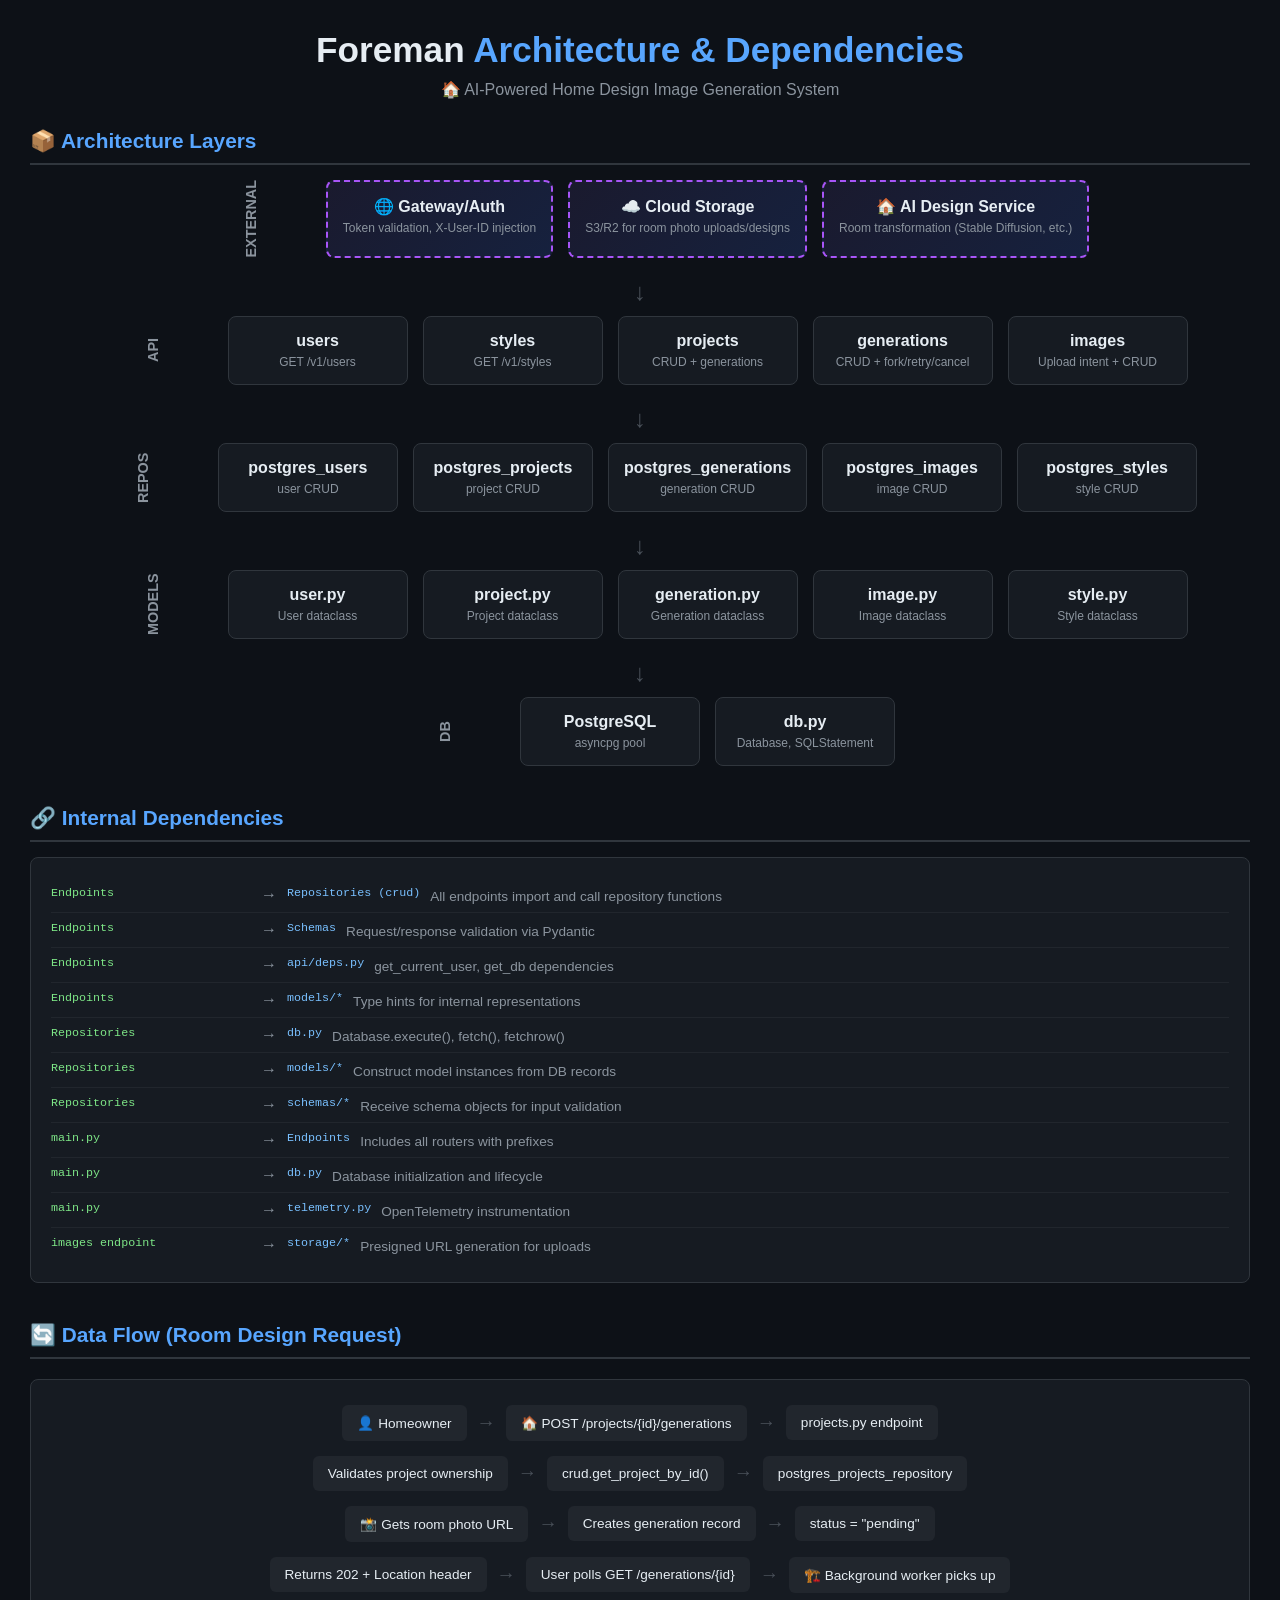
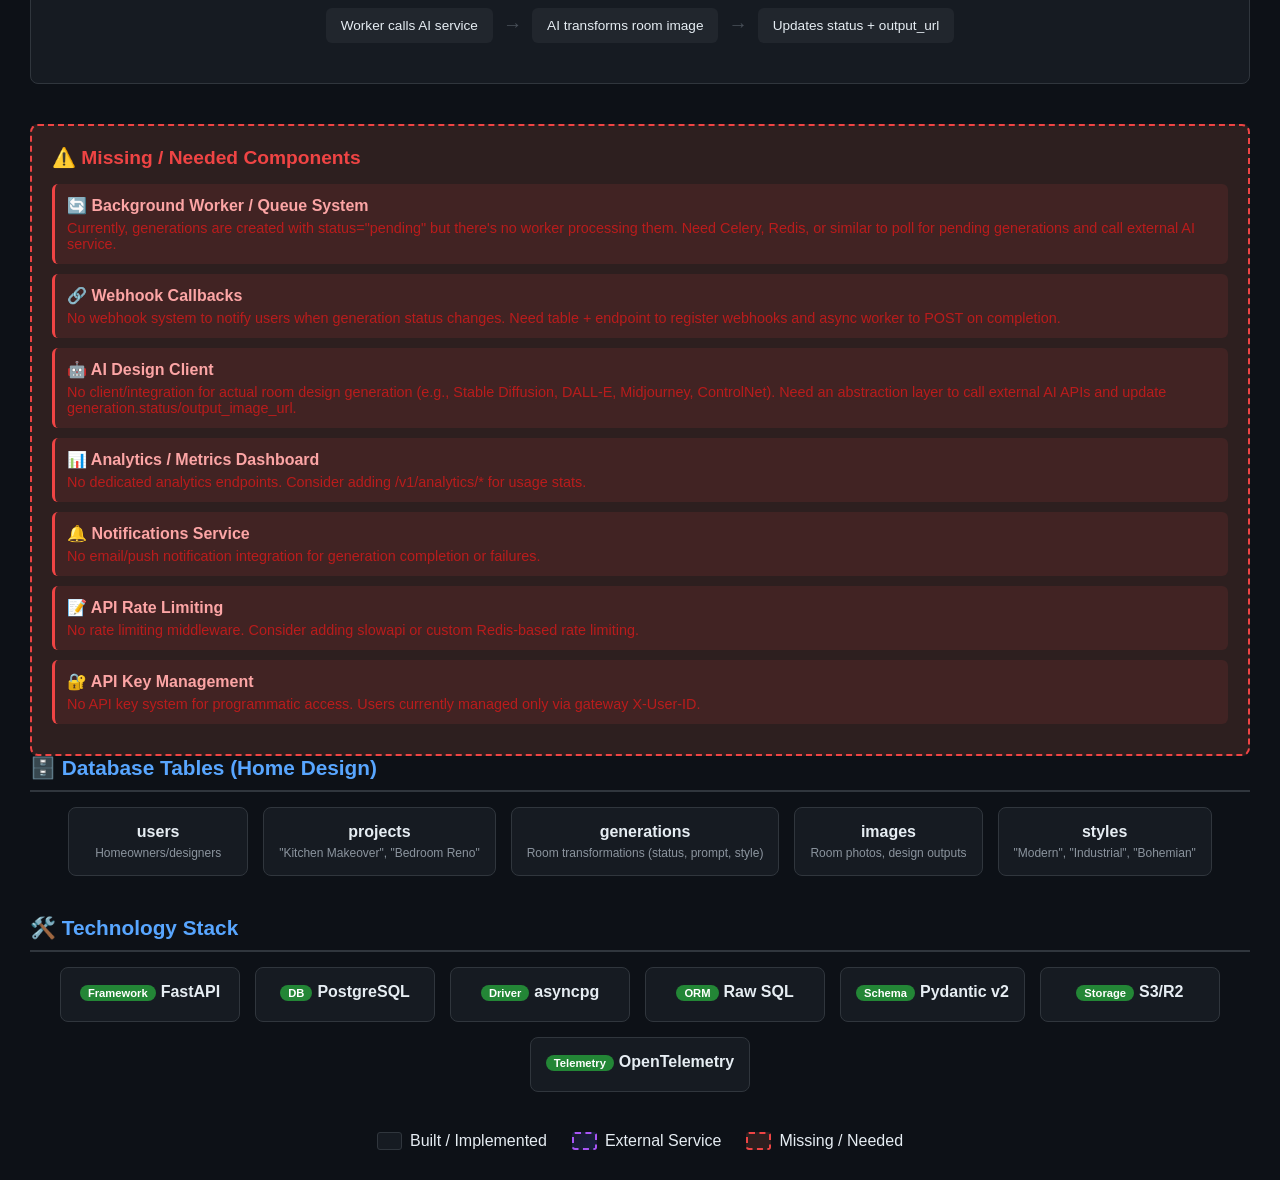
<file: dependency-diagram.html>
<!DOCTYPE html>
<html lang="en">
<head>
    <meta charset="UTF-8">
    <meta name="viewport" content="width=device-width, initial-scale=1.0">
    <title>Foreman - Architecture & Dependencies</title>
    <style>
        * {
            margin: 0;
            padding: 0;
            box-sizing: border-box;
        }
        
        body {
            font-family: -apple-system, BlinkMacSystemFont, 'Segoe UI', Roboto, Oxygen, Ubuntu, sans-serif;
            background: #0d1117;
            min-height: 100vh;
            padding: 30px;
            color: #e6edf3;
        }
        
        h1 {
            text-align: center;
            margin-bottom: 10px;
            font-size: 2.2em;
        }
        
        h1 span {
            color: #58a6ff;
        }
        
        .subtitle {
            text-align: center;
            color: #8b949e;
            margin-bottom: 30px;
        }
        
        .container {
            max-width: 1400px;
            margin: 0 auto;
        }
        
        .section {
            margin-bottom: 40px;
        }
        
        .section-title {
            font-size: 1.3em;
            margin-bottom: 15px;
            padding-bottom: 10px;
            border-bottom: 2px solid #30363d;
            color: #58a6ff;
        }
        
        .layer {
            display: flex;
            gap: 15px;
            flex-wrap: wrap;
            justify-content: center;
            margin-bottom: 20px;
        }
        
        .box {
            background: #161b22;
            border: 1px solid #30363d;
            border-radius: 8px;
            padding: 15px;
            min-width: 180px;
            text-align: center;
            transition: all 0.3s ease;
        }
        
        .box:hover {
            border-color: #58a6ff;
            transform: translateY(-3px);
        }
        
        .box-name {
            font-weight: 600;
            margin-bottom: 5px;
        }
        
        .box-files {
            font-size: 0.75em;
            color: #8b949e;
        }
        
        .layer-label {
            display: flex;
            align-items: center;
            justify-content: center;
            min-width: 120px;
            font-weight: bold;
            font-size: 0.9em;
            color: #8b949e;
            writing-mode: vertical-rl;
            text-orientation: mixed;
            transform: rotate(180deg);
        }
        
        .external-box {
            background: linear-gradient(135deg, #1a1a2e, #16213e);
            border: 2px dashed #a855f7;
        }
        
        .missing-box {
            background: #2d1f1f;
            border: 2px dashed #ef4444;
            position: relative;
        }
        
        .missing-box::after {
            content: 'MISSING';
            position: absolute;
            top: -10px;
            right: -10px;
            background: #ef4444;
            color: white;
            font-size: 0.65em;
            padding: 2px 6px;
            border-radius: 4px;
            font-weight: bold;
        }
        
        .arrow-section {
            text-align: center;
            font-size: 1.5em;
            color: #484f58;
            margin: 10px 0;
        }
        
        .dependency-list {
            background: #161b22;
            border-radius: 8px;
            padding: 20px;
            border: 1px solid #30363d;
        }
        
        .dep-item {
            display: flex;
            align-items: flex-start;
            gap: 10px;
            padding: 8px 0;
            border-bottom: 1px solid #21262d;
        }
        
        .dep-item:last-child {
            border-bottom: none;
        }
        
        .dep-from {
            color: #7ee787;
            font-family: monospace;
            font-size: 0.9em;
            min-width: 200px;
        }
        
        .dep-arrow {
            color: #8b949e;
        }
        
        .dep-to {
            color: #79c0ff;
            font-family: monospace;
            font-size: 0.9em;
        }
        
        .dep-desc {
            color: #8b949e;
            font-size: 0.85em;
            margin-top: 3px;
        }
        
        .missing-section {
            background: #2d1f1f;
            border: 2px dashed #ef4444;
            border-radius: 8px;
            padding: 20px;
            margin-top: 30px;
        }
        
        .missing-title {
            color: #ef4444;
            font-size: 1.2em;
            margin-bottom: 15px;
            display: flex;
            align-items: center;
            gap: 10px;
        }
        
        .missing-item {
            background: rgba(239, 68, 68, 0.1);
            padding: 12px;
            margin-bottom: 10px;
            border-radius: 6px;
            border-left: 3px solid #ef4444;
        }
        
        .missing-item-name {
            font-weight: 600;
            color: #fca5a5;
        }
        
        .missing-item-desc {
            color: #b91c1c;
            font-size: 0.9em;
            margin-top: 5px;
        }
        
        .legend {
            display: flex;
            gap: 25px;
            justify-content: center;
            margin-top: 30px;
            flex-wrap: wrap;
        }
        
        .legend-item {
            display: flex;
            align-items: center;
            gap: 8px;
        }
        
        .legend-box {
            width: 25px;
            height: 18px;
            border-radius: 3px;
        }
        
        .legend-built { background: #161b22; border: 1px solid #30363d; }
        .legend-external { background: linear-gradient(135deg, #1a1a2e, #16213e); border: 2px dashed #a855f7; }
        .legend-missing { background: #2d1f1f; border: 2px dashed #ef4444; }
        
        .flow-diagram {
            background: #161b22;
            border-radius: 8px;
            padding: 25px;
            border: 1px solid #30363d;
            margin-top: 20px;
            overflow-x: auto;
        }
        
        .flow-row {
            display: flex;
            align-items: center;
            justify-content: center;
            gap: 10px;
            flex-wrap: wrap;
            margin-bottom: 15px;
        }
        
        .flow-box {
            background: #21262d;
            padding: 10px 15px;
            border-radius: 6px;
            font-size: 0.85em;
            white-space: nowrap;
        }
        
        .flow-arrow {
            color: #484f58;
            font-size: 1.2em;
        }
        
        .tech-badge {
            display: inline-block;
            background: #238636;
            color: white;
            padding: 2px 8px;
            border-radius: 12px;
            font-size: 0.7em;
            margin-right: 5px;
        }
        
        .schema-badge {
            background: #1f6feb;
        }
        
        .repo-badge {
            background: #8957e5;
        }
    </style>
</head>
<body>
    <div class="container">
        <h1>Foreman <span>Architecture & Dependencies</span></h1>
        <p class="subtitle">🏠 AI-Powered Home Design Image Generation System</p>
        
        <!-- Architecture Layers -->
        <div class="section">
            <h2 class="section-title">📦 Architecture Layers</h2>
            
            <div class="layer">
                <div class="layer-label">EXTERNAL</div>
                <div class="box external-box">
                    <div class="box-name">🌐 Gateway/Auth</div>
                    <div class="box-files">Token validation, X-User-ID injection</div>
                </div>
                <div class="box external-box">
                    <div class="box-name">☁️ Cloud Storage</div>
                    <div class="box-files">S3/R2 for room photo uploads/designs</div>
                </div>
                <div class="box external-box">
                    <div class="box-name">🏠 AI Design Service</div>
                    <div class="box-files">Room transformation (Stable Diffusion, etc.)</div>
                </div>
            </div>
            
            <div class="arrow-section">↓</div>
            
            <div class="layer">
                <div class="layer-label">API</div>
                <div class="box">
                    <div class="box-name">users</div>
                    <div class="box-files">GET /v1/users</div>
                </div>
                <div class="box">
                    <div class="box-name">styles</div>
                    <div class="box-files">GET /v1/styles</div>
                </div>
                <div class="box">
                    <div class="box-name">projects</div>
                    <div class="box-files">CRUD + generations</div>
                </div>
                <div class="box">
                    <div class="box-name">generations</div>
                    <div class="box-files">CRUD + fork/retry/cancel</div>
                </div>
                <div class="box">
                    <div class="box-name">images</div>
                    <div class="box-files">Upload intent + CRUD</div>
                </div>
            </div>
            
            <div class="arrow-section">↓</div>
            
            <div class="layer">
                <div class="layer-label">REPOS</div>
                <div class="box">
                    <div class="box-name">postgres_users</div>
                    <div class="box-files">user CRUD</div>
                </div>
                <div class="box">
                    <div class="box-name">postgres_projects</div>
                    <div class="box-files">project CRUD</div>
                </div>
                <div class="box">
                    <div class="box-name">postgres_generations</div>
                    <div class="box-files">generation CRUD</div>
                </div>
                <div class="box">
                    <div class="box-name">postgres_images</div>
                    <div class="box-files">image CRUD</div>
                </div>
                <div class="box">
                    <div class="box-name">postgres_styles</div>
                    <div class="box-files">style CRUD</div>
                </div>
            </div>
            
            <div class="arrow-section">↓</div>
            
            <div class="layer">
                <div class="layer-label">MODELS</div>
                <div class="box">
                    <div class="box-name">user.py</div>
                    <div class="box-files">User dataclass</div>
                </div>
                <div class="box">
                    <div class="box-name">project.py</div>
                    <div class="box-files">Project dataclass</div>
                </div>
                <div class="box">
                    <div class="box-name">generation.py</div>
                    <div class="box-files">Generation dataclass</div>
                </div>
                <div class="box">
                    <div class="box-name">image.py</div>
                    <div class="box-files">Image dataclass</div>
                </div>
                <div class="box">
                    <div class="box-name">style.py</div>
                    <div class="box-files">Style dataclass</div>
                </div>
            </div>
            
            <div class="arrow-section">↓</div>
            
            <div class="layer">
                <div class="layer-label">DB</div>
                <div class="box">
                    <div class="box-name">PostgreSQL</div>
                    <div class="box-files">asyncpg pool</div>
                </div>
                <div class="box">
                    <div class="box-name">db.py</div>
                    <div class="box-files">Database, SQLStatement</div>
                </div>
            </div>
        </div>
        
        <!-- Internal Dependencies -->
        <div class="section">
            <h2 class="section-title">🔗 Internal Dependencies</h2>
            
            <div class="dependency-list">
                <div class="dep-item">
                    <div class="dep-from">Endpoints</div>
                    <div class="dep-arrow">→</div>
                    <div class="dep-to">Repositories (crud)</div>
                    <div class="dep-desc">All endpoints import and call repository functions</div>
                </div>
                <div class="dep-item">
                    <div class="dep-from">Endpoints</div>
                    <div class="dep-arrow">→</div>
                    <div class="dep-to">Schemas</div>
                    <div class="dep-desc">Request/response validation via Pydantic</div>
                </div>
                <div class="dep-item">
                    <div class="dep-from">Endpoints</div>
                    <div class="dep-arrow">→</div>
                    <div class="dep-to">api/deps.py</div>
                    <div class="dep-desc">get_current_user, get_db dependencies</div>
                </div>
                <div class="dep-item">
                    <div class="dep-from">Endpoints</div>
                    <div class="dep-arrow">→</div>
                    <div class="dep-to">models/*</div>
                    <div class="dep-desc">Type hints for internal representations</div>
                </div>
                <div class="dep-item">
                    <div class="dep-from">Repositories</div>
                    <div class="dep-arrow">→</div>
                    <div class="dep-to">db.py</div>
                    <div class="dep-desc">Database.execute(), fetch(), fetchrow()</div>
                </div>
                <div class="dep-item">
                    <div class="dep-from">Repositories</div>
                    <div class="dep-arrow">→</div>
                    <div class="dep-to">models/*</div>
                    <div class="dep-desc">Construct model instances from DB records</div>
                </div>
                <div class="dep-item">
                    <div class="dep-from">Repositories</div>
                    <div class="dep-arrow">→</div>
                    <div class="dep-to">schemas/*</div>
                    <div class="dep-desc">Receive schema objects for input validation</div>
                </div>
                <div class="dep-item">
                    <div class="dep-from">main.py</div>
                    <div class="dep-arrow">→</div>
                    <div class="dep-to">Endpoints</div>
                    <div class="dep-desc">Includes all routers with prefixes</div>
                </div>
                <div class="dep-item">
                    <div class="dep-from">main.py</div>
                    <div class="dep-arrow">→</div>
                    <div class="dep-to">db.py</div>
                    <div class="dep-desc">Database initialization and lifecycle</div>
                </div>
                <div class="dep-item">
                    <div class="dep-from">main.py</div>
                    <div class="dep-arrow">→</div>
                    <div class="dep-to">telemetry.py</div>
                    <div class="dep-desc">OpenTelemetry instrumentation</div>
                </div>
                <div class="dep-item">
                    <div class="dep-from">images endpoint</div>
                    <div class="dep-arrow">→</div>
                    <div class="dep-to">storage/*</div>
                    <div class="dep-desc">Presigned URL generation for uploads</div>
                </div>
            </div>
        </div>
        
        <!-- Data Flow -->
        <div class="section">
            <h2 class="section-title">🔄 Data Flow (Room Design Request)</h2>
            
            <div class="flow-diagram">
                <div class="flow-row">
                    <div class="flow-box">👤 Homeowner</div>
                    <div class="flow-arrow">→</div>
                    <div class="flow-box">🏠 POST /projects/{id}/generations</div>
                    <div class="flow-arrow">→</div>
                    <div class="flow-box">projects.py endpoint</div>
                </div>
                <div class="flow-row">
                    <div class="flow-box">Validates project ownership</div>
                    <div class="flow-arrow">→</div>
                    <div class="flow-box">crud.get_project_by_id()</div>
                    <div class="flow-arrow">→</div>
                    <div class="flow-box">postgres_projects_repository</div>
                </div>
                <div class="flow-row">
                    <div class="flow-box">📸 Gets room photo URL</div>
                    <div class="flow-arrow">→</div>
                    <div class="flow-box">Creates generation record</div>
                    <div class="flow-arrow">→</div>
                    <div class="flow-box">status = "pending"</div>
                </div>
                <div class="flow-row">
                    <div class="flow-box">Returns 202 + Location header</div>
                    <div class="flow-arrow">→</div>
                    <div class="flow-box">User polls GET /generations/{id}</div>
                    <div class="flow-arrow">→</div>
                    <div class="flow-box">🏗️ Background worker picks up</div>
                </div>
                <div class="flow-row">
                    <div class="flow-box">Worker calls AI service</div>
                    <div class="flow-arrow">→</div>
                    <div class="flow-box">AI transforms room image</div>
                    <div class="flow-arrow">→</div>
                    <div class="flow-box">Updates status + output_url</div>
                </div>
            </div>
        </div>
        
        <!-- Missing Components -->
        <div class="missing-section">
            <h2 class="missing-title">⚠️ Missing / Needed Components</h2>
            
            <div class="missing-item">
                <div class="missing-item-name">🔄 Background Worker / Queue System</div>
                <div class="missing-item-desc">
                    Currently, generations are created with status="pending" but there's no worker processing them.
                    Need Celery, Redis, or similar to poll for pending generations and call external AI service.
                </div>
            </div>
            
            <div class="missing-item">
                <div class="missing-item-name">🔗 Webhook Callbacks</div>
                <div class="missing-item-desc">
                    No webhook system to notify users when generation status changes.
                    Need table + endpoint to register webhooks and async worker to POST on completion.
                </div>
            </div>
            
            <div class="missing-item">
                <div class="missing-item-name">🤖 AI Design Client</div>
                <div class="missing-item-desc">
                    No client/integration for actual room design generation (e.g., Stable Diffusion, DALL-E, Midjourney, ControlNet).
                    Need an abstraction layer to call external AI APIs and update generation.status/output_image_url.
                </div>
            </div>
            
            <div class="missing-item">
                <div class="missing-item-name">📊 Analytics / Metrics Dashboard</div>
                <div class="missing-item-desc">
                    No dedicated analytics endpoints. Consider adding /v1/analytics/* for usage stats.
                </div>
            </div>
            
            <div class="missing-item">
                <div class="missing-item-name">🔔 Notifications Service</div>
                <div class="missing-item-desc">
                    No email/push notification integration for generation completion or failures.
                </div>
            </div>
            
            <div class="missing-item">
                <div class="missing-item-name">📝 API Rate Limiting</div>
                <div class="missing-item-desc">
                    No rate limiting middleware. Consider adding slowapi or custom Redis-based rate limiting.
                </div>
            </div>
            
            <div class="missing-item">
                <div class="missing-item-name">🔐 API Key Management</div>
                <div class="missing-item-desc">
                    No API key system for programmatic access. Users currently managed only via gateway X-User-ID.
                </div>
            </div>
        </div>
        
        <!-- Database Schema -->
        <div class="section">
            <h2 class="section-title">🗄️ Database Tables (Home Design)</h2>
            
            <div class="layer">
                <div class="box">
                    <div class="box-name">users</div>
                    <div class="box-files">Homeowners/designers</div>
                </div>
                <div class="box">
                    <div class="box-name">projects</div>
                    <div class="box-files">"Kitchen Makeover", "Bedroom Reno"</div>
                </div>
                <div class="box">
                    <div class="box-name">generations</div>
                    <div class="box-files">Room transformations (status, prompt, style)</div>
                </div>
                <div class="box">
                    <div class="box-name">images</div>
                    <div class="box-files">Room photos, design outputs</div>
                </div>
                <div class="box">
                    <div class="box-name">styles</div>
                    <div class="box-files">"Modern", "Industrial", "Bohemian"</div>
                </div>
            </div>
        </div>
        
        <!-- Technology Stack -->
        <div class="section">
            <h2 class="section-title">🛠️ Technology Stack</h2>
            
            <div class="layer">
                <div class="box">
                    <div class="box-name"><span class="tech-badge">Framework</span>FastAPI</div>
                </div>
                <div class="box">
                    <div class="box-name"><span class="tech-badge">DB</span>PostgreSQL</div>
                </div>
                <div class="box">
                    <div class="box-name"><span class="tech-badge">Driver</span>asyncpg</div>
                </div>
                <div class="box">
                    <div class="box-name"><span class="tech-badge">ORM</span>Raw SQL</div>
                </div>
                <div class="box">
                    <div class="box-name"><span class="tech-badge">Schema</span>Pydantic v2</div>
                </div>
                <div class="box">
                    <div class="box-name"><span class="tech-badge">Storage</span>S3/R2</div>
                </div>
                <div class="box">
                    <div class="box-name"><span class="tech-badge">Telemetry</span>OpenTelemetry</div>
                </div>
            </div>
        </div>
        
        <div class="legend">
            <div class="legend-item">
                <div class="legend-box legend-built"></div>
                <span>Built / Implemented</span>
            </div>
            <div class="legend-item">
                <div class="legend-box legend-external"></div>
                <span>External Service</span>
            </div>
            <div class="legend-item">
                <div class="legend-box legend-missing"></div>
                <span>Missing / Needed</span>
            </div>
        </div>
    </div>
</body>
</html>
</file>
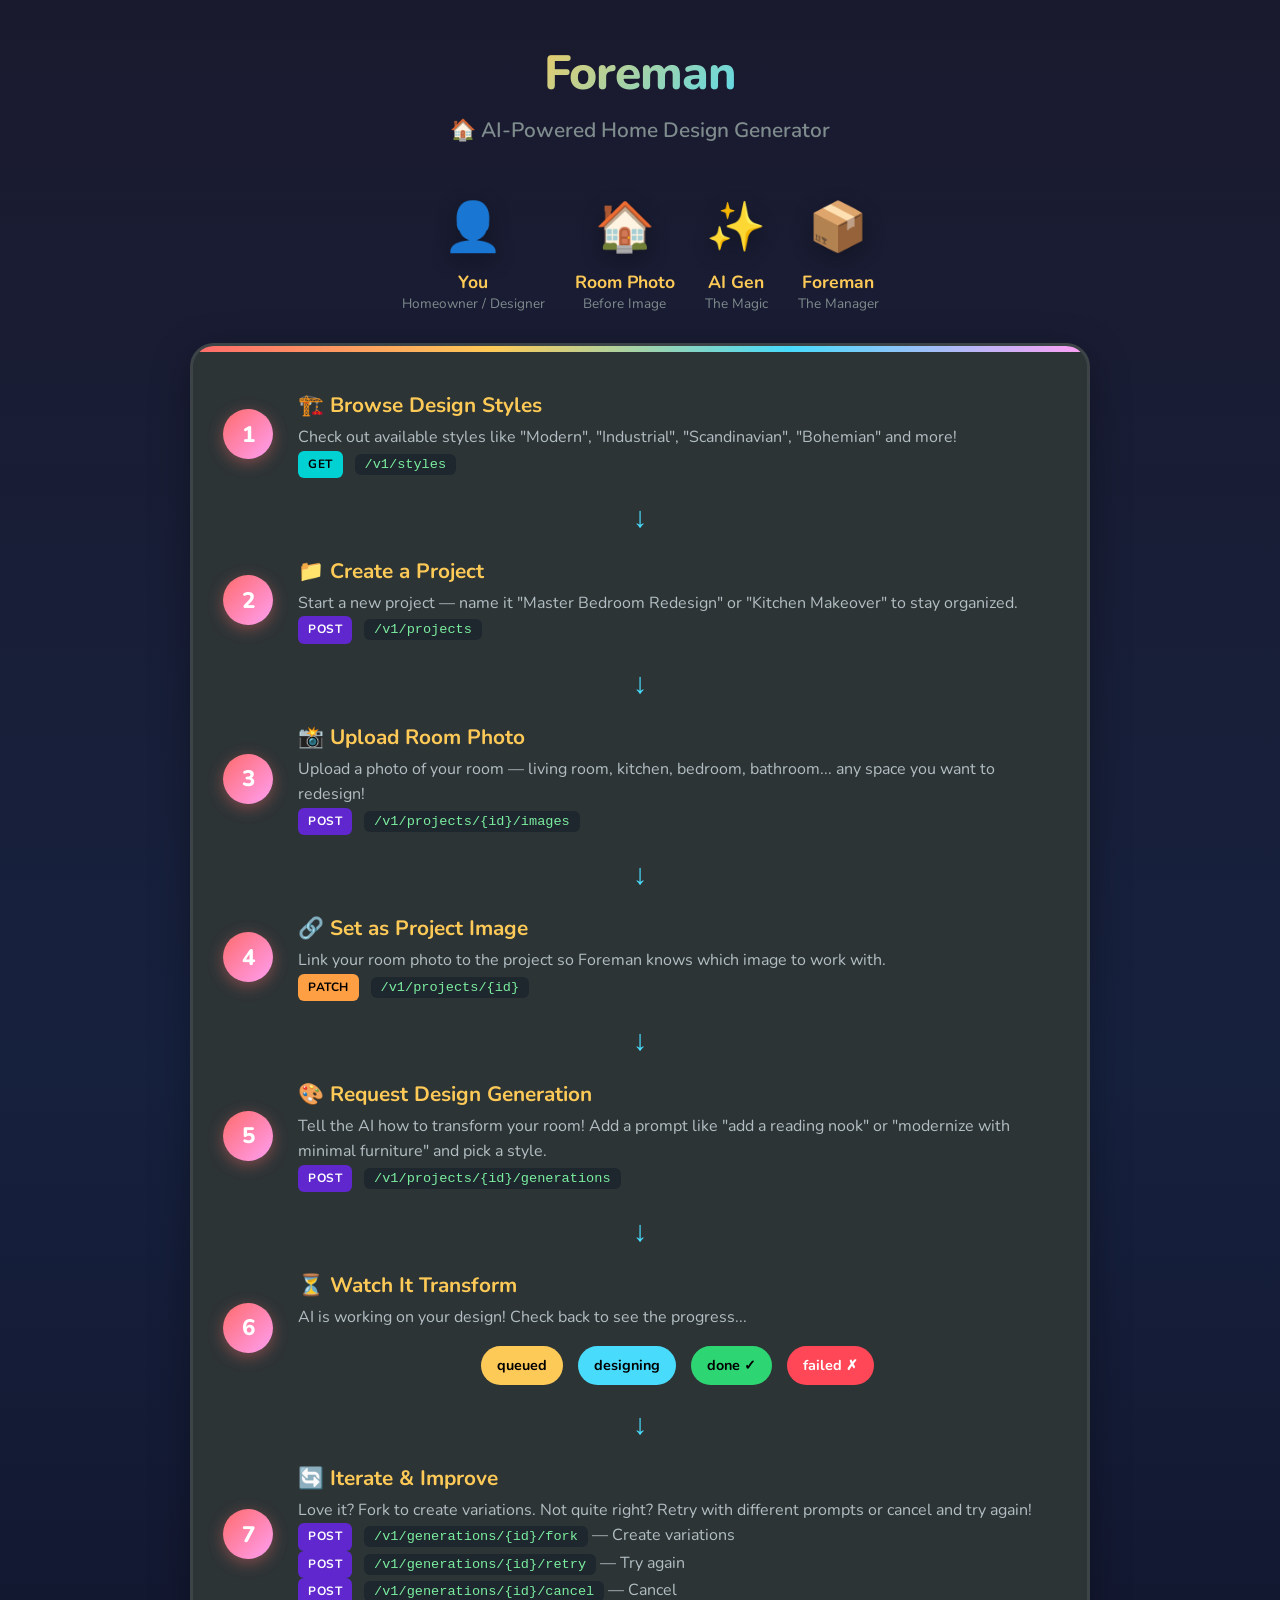
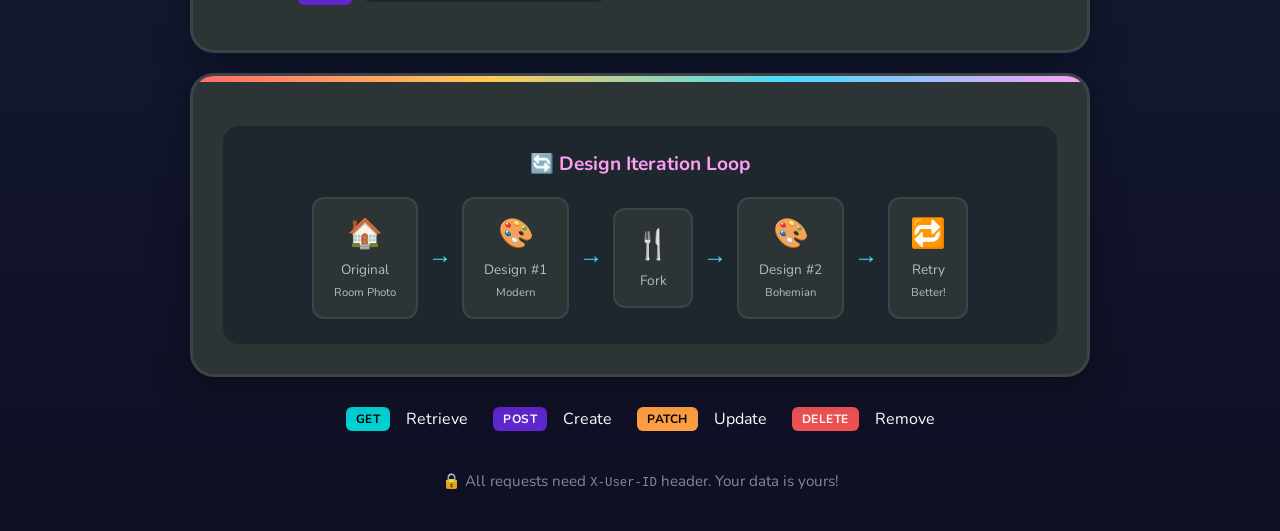
<file: user-flow-diagram.html>
<!DOCTYPE html>
<html lang="en">
<head>
    <meta charset="UTF-8">
    <meta name="viewport" content="width=device-width, initial-scale=1.0">
    <title>Foreman - How It Works</title>
    <style>
        @import url('https://fonts.googleapis.com/css2?family=Nunito:wght@400;600;700;800&display=swap');
        
        * {
            margin: 0;
            padding: 0;
            box-sizing: border-box;
        }
        
        body {
            font-family: 'Nunito', sans-serif;
            background: linear-gradient(180deg, #1a1a2e 0%, #16213e 50%, #0f0f23 100%);
            min-height: 100vh;
            padding: 40px 20px;
            color: #fff;
        }
        
        .container {
            max-width: 900px;
            margin: 0 auto;
        }
        
        header {
            text-align: center;
            margin-bottom: 50px;
        }
        
        h1 {
            font-size: 3em;
            font-weight: 800;
            background: linear-gradient(135deg, #ff6b6b, #feca57, #48dbfb, #ff9ff3);
            -webkit-background-clip: text;
            -webkit-text-fill-color: transparent;
            background-clip: text;
            margin-bottom: 10px;
            letter-spacing: -1px;
        }
        
        .tagline {
            font-size: 1.3em;
            color: #7f8c8d;
            font-weight: 600;
        }
        
        .card {
            background: #2d3436;
            border-radius: 24px;
            padding: 30px;
            margin-bottom: 20px;
            box-shadow: 0 10px 40px rgba(0,0,0,0.3);
            border: 3px solid #3d4448;
            position: relative;
            overflow: hidden;
        }
        
        .card::before {
            content: '';
            position: absolute;
            top: 0;
            left: 0;
            right: 0;
            height: 6px;
            background: linear-gradient(90deg, #ff6b6b, #feca57, #48dbfb, #ff9ff3);
        }
        
        .step {
            display: flex;
            align-items: center;
            gap: 25px;
            padding: 15px 0;
        }
        
        .step-num {
            width: 50px;
            height: 50px;
            background: linear-gradient(135deg, #ff6b6b, #ff9ff3);
            border-radius: 50%;
            display: flex;
            align-items: center;
            justify-content: center;
            font-weight: 800;
            font-size: 1.4em;
            flex-shrink: 0;
            box-shadow: 0 4px 15px rgba(255, 107, 107, 0.4);
        }
        
        .step-content {
            flex: 1;
        }
        
        .step-title {
            font-size: 1.3em;
            font-weight: 700;
            margin-bottom: 6px;
            color: #feca57;
        }
        
        .step-desc {
            color: #b2bec3;
            font-size: 1em;
            line-height: 1.6;
        }
        
        .step-arrow {
            color: #48dbfb;
            font-size: 1.8em;
            text-align: center;
            padding: 5px 0;
        }
        
        .method {
            display: inline-block;
            padding: 4px 10px;
            border-radius: 6px;
            font-size: 0.75em;
            font-weight: 700;
            margin-right: 8px;
            text-transform: uppercase;
            letter-spacing: 0.5px;
        }
        
        .get { background: #00d2d3; color: #000; }
        .post { background: #5f27cd; color: #fff; }
        .patch { background: #ff9f43; color: #000; }
        .delete { background: #ee5253; color: #fff; }
        
        .route {
            background: #1e272e;
            padding: 3px 10px;
            border-radius: 6px;
            font-family: 'Courier New', monospace;
            font-size: 0.85em;
            color: #7bed9f;
        }
        
        .highlight-box {
            background: linear-gradient(135deg, #667eea 0%, #764ba2 100%);
            border-radius: 20px;
            padding: 30px;
            margin: 40px 0;
            text-align: center;
        }
        
        .highlight-title {
            font-size: 1.5em;
            font-weight: 700;
            margin-bottom: 10px;
        }
        
        .highlight-desc {
            color: #dcdde1;
        }
        
        .character-row {
            display: flex;
            justify-content: center;
            gap: 30px;
            flex-wrap: wrap;
            margin: 30px 0;
        }
        
        .character {
            text-align: center;
        }
        
        .character-emoji {
            font-size: 3em;
            display: block;
            margin-bottom: 10px;
            filter: drop-shadow(0 5px 10px rgba(0,0,0,0.3));
        }
        
        .character-name {
            font-weight: 700;
            font-size: 1.1em;
            color: #feca57;
        }
        
        .character-role {
            font-size: 0.85em;
            color: #7f8c8d;
        }
        
        .status-row {
            display: flex;
            justify-content: center;
            gap: 15px;
            flex-wrap: wrap;
            margin-top: 15px;
        }
        
        .status {
            padding: 8px 16px;
            border-radius: 20px;
            font-weight: 700;
            font-size: 0.9em;
        }
        
        .status-pending { background: #feca57; color: #000; }
        .status-processing { background: #48dbfb; color: #000; }
        .status-completed { background: #2ed573; color: #000; }
        .status-failed { background: #ff4757; color: #fff; }
        
        .chain-card {
            background: #1e272e;
            border-radius: 16px;
            padding: 25px;
            margin-top: 20px;
        }
        
        .chain-title {
            text-align: center;
            font-size: 1.2em;
            font-weight: 700;
            margin-bottom: 20px;
            color: #ff9ff3;
        }
        
        .chain {
            display: flex;
            align-items: center;
            justify-content: center;
            gap: 10px;
            flex-wrap: wrap;
        }
        
        .chain-item {
            background: #2d3436;
            padding: 15px 20px;
            border-radius: 12px;
            text-align: center;
            border: 2px solid #3d4448;
            transition: all 0.3s ease;
        }
        
        .chain-item:hover {
            transform: translateY(-5px);
            border-color: #ff6b6b;
        }
        
        .chain-item-icon {
            font-size: 1.8em;
            display: block;
            margin-bottom: 5px;
        }
        
        .chain-item-label {
            font-size: 0.85em;
            color: #b2bec3;
        }
        
        .chain-arrow {
            color: #48dbfb;
            font-size: 1.5em;
        }
        
        .footer {
            text-align: center;
            margin-top: 40px;
            color: #7f8c8d;
            font-size: 0.95em;
        }
        
        .key {
            display: flex;
            justify-content: center;
            gap: 25px;
            margin-top: 30px;
            flex-wrap: wrap;
        }
        
        .key-item {
            display: flex;
            align-items: center;
            gap: 8px;
        }
        
        .key-badge {
            padding: 5px 12px;
            border-radius: 6px;
            font-size: 0.8em;
            font-weight: 700;
        }
        
        @media (max-width: 600px) {
            .step {
                flex-direction: column;
                text-align: center;
            }
            .chain {
                flex-direction: column;
            }
            .chain-arrow {
                transform: rotate(90deg);
            }
        }
    </style>
</head>
<body>
    <div class="container">
        <header>
            <h1>Foreman</h1>
            <p class="tagline">🏠 AI-Powered Home Design Generator</p>
        </header>
        
        <!-- Characters -->
        <div class="character-row">
            <div class="character">
                <span class="character-emoji">👤</span>
                <div class="character-name">You</div>
                <div class="character-role">Homeowner / Designer</div>
            </div>
            <div class="character">
                <span class="character-emoji">🏠</span>
                <div class="character-name">Room Photo</div>
                <div class="character-role">Before Image</div>
            </div>
            <div class="character">
                <span class="character-emoji">✨</span>
                <div class="character-name">AI Gen</div>
                <div class="character-role">The Magic</div>
            </div>
            <div class="character">
                <span class="character-emoji">📦</span>
                <div class="character-name">Foreman</div>
                <div class="character-role">The Manager</div>
            </div>
        </div>
        
        <!-- Step by Step -->
        <div class="card">
            <div class="step">
                <div class="step-num">1</div>
                <div class="step-content">
                    <div class="step-title">🏗️ Browse Design Styles</div>
                    <div class="step-desc">
                        Check out available styles like "Modern", "Industrial", "Scandinavian", "Bohemian" and more!
                        <br><span class="method get">GET</span> <span class="route">/v1/styles</span>
                    </div>
                </div>
            </div>
            
            <div class="step-arrow">↓</div>
            
            <div class="step">
                <div class="step-num">2</div>
                <div class="step-content">
                    <div class="step-title">📁 Create a Project</div>
                    <div class="step-desc">
                        Start a new project — name it "Master Bedroom Redesign" or "Kitchen Makeover" to stay organized.
                        <br><span class="method post">POST</span> <span class="route">/v1/projects</span>
                    </div>
                </div>
            </div>
            
            <div class="step-arrow">↓</div>
            
            <div class="step">
                <div class="step-num">3</div>
                <div class="step-content">
                    <div class="step-title">📸 Upload Room Photo</div>
                    <div class="step-desc">
                        Upload a photo of your room — living room, kitchen, bedroom, bathroom... any space you want to redesign!
                        <br><span class="method post">POST</span> <span class="route">/v1/projects/{id}/images</span>
                    </div>
                </div>
            </div>
            
            <div class="step-arrow">↓</div>
            
            <div class="step">
                <div class="step-num">4</div>
                <div class="step-content">
                    <div class="step-title">🔗 Set as Project Image</div>
                    <div class="step-desc">
                        Link your room photo to the project so Foreman knows which image to work with.
                        <br><span class="method patch">PATCH</span> <span class="route">/v1/projects/{id}</span>
                    </div>
                </div>
            </div>
            
            <div class="step-arrow">↓</div>
            
            <div class="step">
                <div class="step-num">5</div>
                <div class="step-content">
                    <div class="step-title">🎨 Request Design Generation</div>
                    <div class="step-desc">
                        Tell the AI how to transform your room! Add a prompt like "add a reading nook" or "modernize with minimal furniture" and pick a style.
                        <br><span class="method post">POST</span> <span class="route">/v1/projects/{id}/generations</span>
                    </div>
                </div>
            </div>
            
            <div class="step-arrow">↓</div>
            
            <div class="step">
                <div class="step-num">6</div>
                <div class="step-content">
                    <div class="step-title">⏳ Watch It Transform</div>
                    <div class="step-desc">
                        AI is working on your design! Check back to see the progress...
                        <br>
                        <div class="status-row">
                            <span class="status status-pending">queued</span>
                            <span class="status status-processing">designing</span>
                            <span class="status status-completed">done ✓</span>
                            <span class="status status-failed">failed ✗</span>
                        </div>
                    </div>
                </div>
            </div>
            
            <div class="step-arrow">↓</div>
            
            <div class="step">
                <div class="step-num">7</div>
                <div class="step-content">
                    <div class="step-title">🔄 Iterate & Improve</div>
                    <div class="step-desc">
                        Love it? Fork to create variations. Not quite right? Retry with different prompts or cancel and try again!
                        <br>
                        <span class="method post">POST</span> <span class="route">/v1/generations/{id}/fork</span> — Create variations
                        <br>
                        <span class="method post">POST</span> <span class="route">/v1/generations/{id}/retry</span> — Try again
                        <br>
                        <span class="method post">POST</span> <span class="route">/v1/generations/{id}/cancel</span> — Cancel
                    </div>
                </div>
            </div>
        </div>
        
        <!-- Iteration Chain -->
        <div class="card">
            <div class="chain-card">
                <div class="chain-title">🔄 Design Iteration Loop</div>
                <div class="chain">
                    <div class="chain-item">
                        <span class="chain-item-icon">🏠</span>
                        <span class="chain-item-label">Original<br><small>Room Photo</small></span>
                    </div>
                    <span class="chain-arrow">→</span>
                    <div class="chain-item">
                        <span class="chain-item-icon">🎨</span>
                        <span class="chain-item-label">Design #1<br><small>Modern</small></span>
                    </div>
                    <span class="chain-arrow">→</span>
                    <div class="chain-item">
                        <span class="chain-item-icon">🍴</span>
                        <span class="chain-item-label">Fork</span>
                    </div>
                    <span class="chain-arrow">→</span>
                    <div class="chain-item">
                        <span class="chain-item-icon">🎨</span>
                        <span class="chain-item-label">Design #2<br><small>Bohemian</small></span>
                    </div>
                    <span class="chain-arrow">→</span>
                    <div class="chain-item">
                        <span class="chain-item-icon">🔁</span>
                        <span class="chain-item-label">Retry<br><small>Better!</small></span>
                    </div>
                </div>
            </div>
        </div>
        
        <!-- Key -->
        <div class="key">
            <div class="key-item">
                <span class="method get">GET</span>
                <span>Retrieve</span>
            </div>
            <div class="key-item">
                <span class="method post">POST</span>
                <span>Create</span>
            </div>
            <div class="key-item">
                <span class="method patch">PATCH</span>
                <span>Update</span>
            </div>
            <div class="key-item">
                <span class="method delete">DELETE</span>
                <span>Remove</span>
            </div>
        </div>
        
        <div class="footer">
            <p>🔒 All requests need <code>X-User-ID</code> header. Your data is yours!</p>
        </div>
    </div>
</body>
</html>
</file>
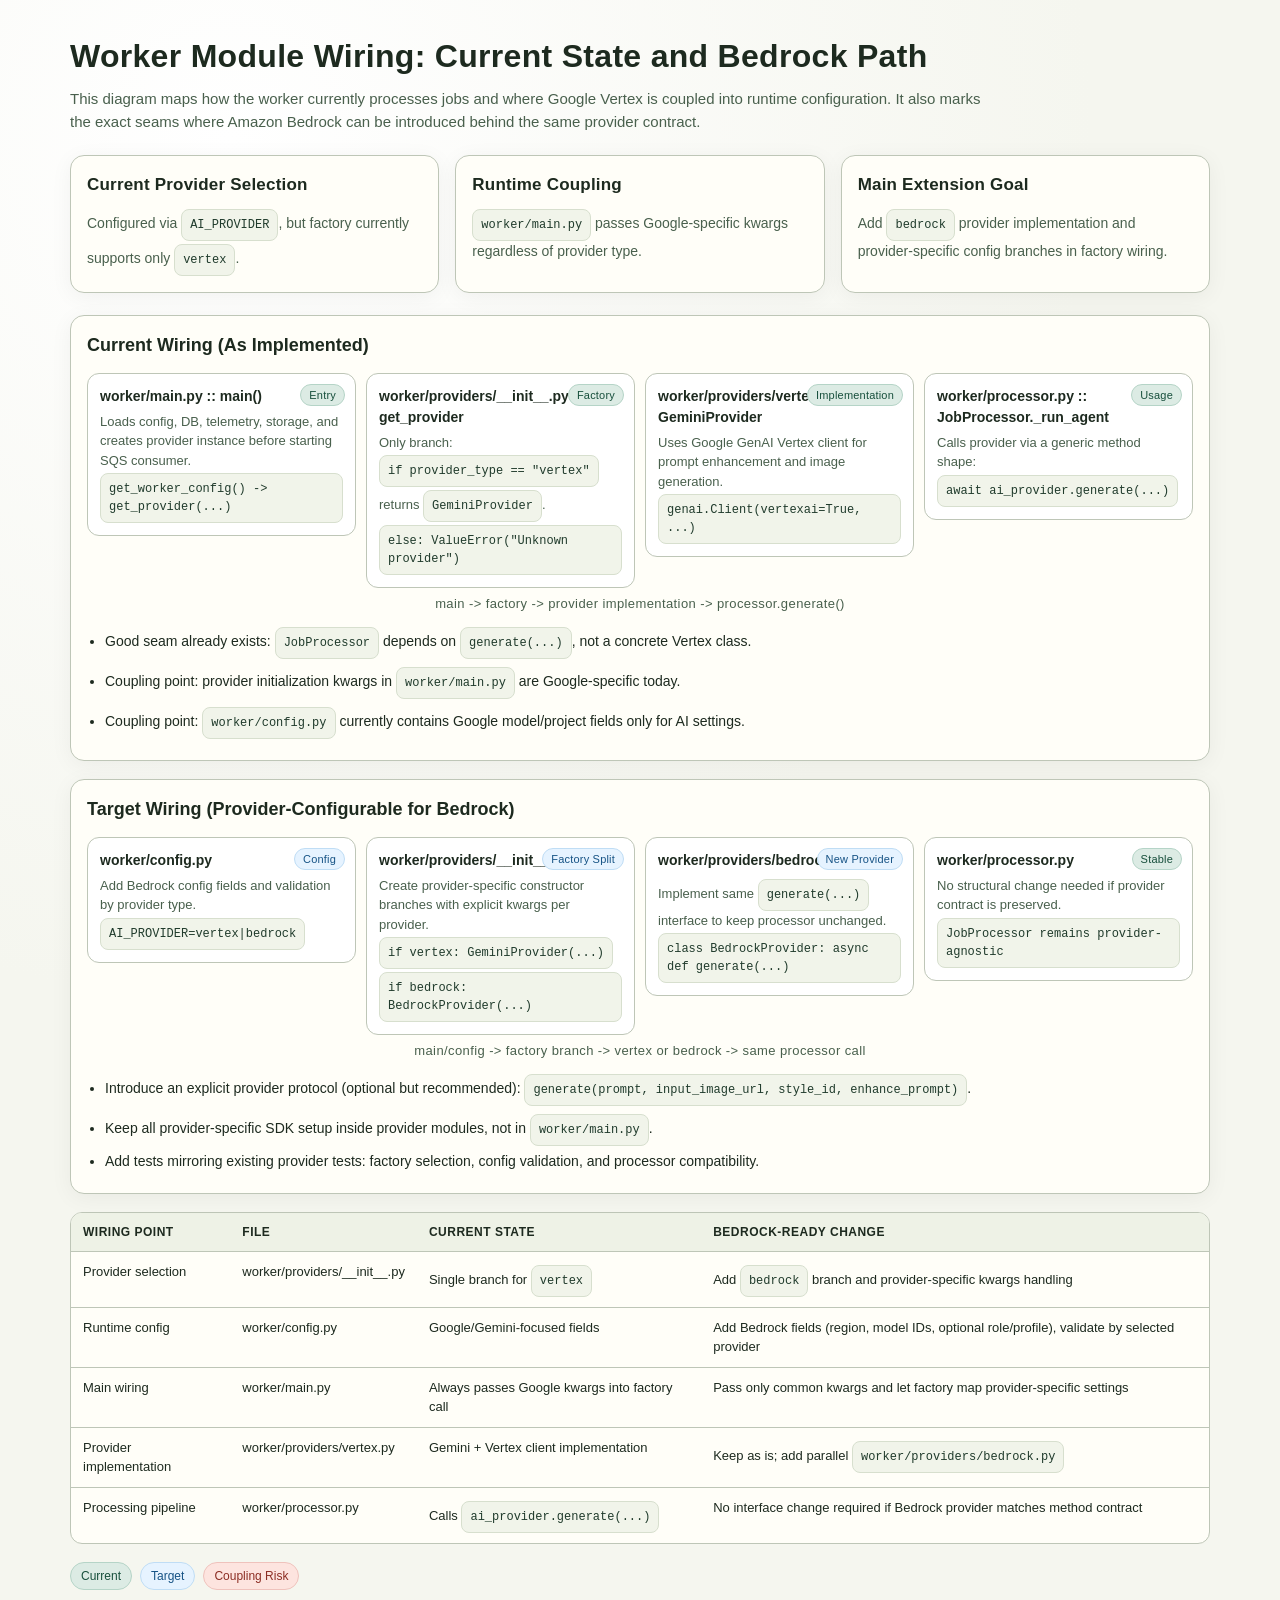
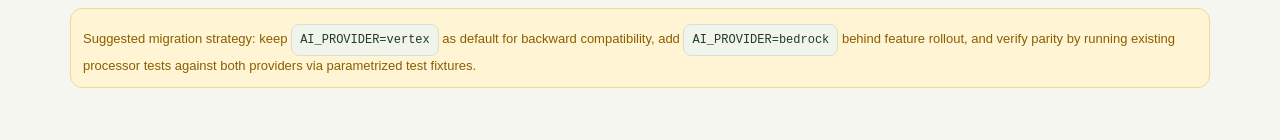
<file: worker-provider-wiring.html>
<!DOCTYPE html>
<html lang="en">
<head>
  <meta charset="UTF-8" />
  <meta name="viewport" content="width=device-width, initial-scale=1.0" />
  <title>Foreman Worker Provider Wiring</title>
  <style>
    :root {
      --bg: #f5f6ef;
      --ink: #1d2a1f;
      --muted: #49604d;
      --card: #fffef8;
      --line: #bec6b7;
      --accent: #174f3c;
      --accent-soft: #dcebe4;
      --warn: #8b5e00;
      --warn-soft: #fff4d4;
      --danger: #8c2d23;
      --danger-soft: #fde4df;
    }

    * {
      box-sizing: border-box;
    }

    body {
      margin: 0;
      font-family: "Avenir Next", "Segoe UI", sans-serif;
      color: var(--ink);
      background:
        radial-gradient(circle at 18% 8%, #ffffff 0%, #f5f6ef 45%),
        radial-gradient(circle at 90% 24%, #ebefe2 0%, #f5f6ef 50%);
      line-height: 1.5;
    }

    .wrap {
      max-width: 1180px;
      margin: 0 auto;
      padding: 32px 20px 52px;
    }

    h1 {
      margin: 0;
      font-size: 32px;
      letter-spacing: 0.3px;
    }

    .subtitle {
      margin-top: 8px;
      color: var(--muted);
      max-width: 920px;
      font-size: 15px;
    }

    .grid {
      display: grid;
      grid-template-columns: repeat(auto-fit, minmax(320px, 1fr));
      gap: 16px;
      margin-top: 22px;
    }

    .card {
      background: var(--card);
      border: 1px solid var(--line);
      border-radius: 14px;
      padding: 16px;
      box-shadow: 0 4px 22px rgba(13, 28, 15, 0.05);
    }

    .card h2 {
      margin: 0 0 8px;
      font-size: 17px;
      letter-spacing: 0.2px;
    }

    .muted {
      color: var(--muted);
      font-size: 14px;
      margin: 0;
    }

    .diagram {
      margin-top: 22px;
      display: grid;
      gap: 18px;
    }

    .lane {
      background: var(--card);
      border: 1px solid var(--line);
      border-radius: 14px;
      padding: 16px;
      box-shadow: 0 4px 22px rgba(13, 28, 15, 0.05);
    }

    .lane h3 {
      margin: 0 0 14px;
      font-size: 18px;
    }

    .nodes {
      display: grid;
      gap: 10px;
      grid-template-columns: repeat(auto-fit, minmax(210px, 1fr));
      align-items: start;
    }

    .node {
      border: 1px solid var(--line);
      border-radius: 12px;
      padding: 12px;
      background: #fff;
      min-height: 124px;
      position: relative;
    }

    .node strong {
      display: block;
      font-size: 14px;
      margin-bottom: 5px;
    }

    .node p {
      margin: 0;
      font-size: 13px;
      color: var(--muted);
    }

    .tag {
      position: absolute;
      right: 10px;
      top: 10px;
      font-size: 11px;
      border-radius: 999px;
      padding: 2px 8px;
      border: 1px solid transparent;
      letter-spacing: 0.2px;
    }

    .tag.current {
      color: var(--accent);
      background: var(--accent-soft);
      border-color: #b5d4c7;
    }

    .tag.risk {
      color: var(--danger);
      background: var(--danger-soft);
      border-color: #efc2bc;
    }

    .tag.target {
      color: #165385;
      background: #e6f3ff;
      border-color: #bfddf5;
    }

    .arrow {
      margin: 6px 0;
      color: var(--muted);
      font-size: 13px;
      text-align: center;
      letter-spacing: 0.4px;
    }

    .code {
      margin-top: 3px;
      font-family: ui-monospace, SFMono-Regular, Menlo, Consolas, monospace;
      font-size: 12px;
      color: #203b2c;
      background: #f1f4ea;
      border: 1px solid #d7dfce;
      border-radius: 8px;
      padding: 6px 8px;
      display: inline-block;
    }

    .seam-list {
      margin: 10px 0 0;
      padding-left: 18px;
      font-size: 14px;
    }

    .seam-list li {
      margin: 5px 0;
    }

    .table-wrap {
      margin-top: 18px;
      overflow-x: auto;
      border: 1px solid var(--line);
      border-radius: 12px;
      background: var(--card);
    }

    table {
      width: 100%;
      border-collapse: collapse;
      min-width: 720px;
    }

    th,
    td {
      border-bottom: 1px solid var(--line);
      padding: 10px 12px;
      vertical-align: top;
      text-align: left;
      font-size: 13px;
    }

    th {
      background: #eef2e6;
      font-size: 12px;
      text-transform: uppercase;
      letter-spacing: 0.5px;
    }

    tr:last-child td {
      border-bottom: 0;
    }

    .legend {
      margin-top: 18px;
      display: flex;
      flex-wrap: wrap;
      gap: 8px;
    }

    .pill {
      font-size: 12px;
      border-radius: 999px;
      padding: 4px 10px;
      border: 1px solid var(--line);
      background: #fff;
      color: var(--muted);
    }

    .pill.current {
      background: var(--accent-soft);
      border-color: #b5d4c7;
      color: var(--accent);
    }

    .pill.risk {
      background: var(--danger-soft);
      border-color: #efc2bc;
      color: var(--danger);
    }

    .pill.target {
      background: #e6f3ff;
      border-color: #bfddf5;
      color: #165385;
    }

    .note {
      margin-top: 18px;
      border: 1px solid #f2d69a;
      background: var(--warn-soft);
      color: var(--warn);
      border-radius: 12px;
      padding: 12px;
      font-size: 13px;
    }

    @media (max-width: 600px) {
      h1 {
        font-size: 26px;
      }

      .wrap {
        padding-top: 20px;
      }

      .node {
        min-height: auto;
      }
    }
  </style>
</head>
<body>
  <div class="wrap">
    <h1>Worker Module Wiring: Current State and Bedrock Path</h1>
    <p class="subtitle">
      This diagram maps how the worker currently processes jobs and where Google Vertex is coupled into runtime configuration.
      It also marks the exact seams where Amazon Bedrock can be introduced behind the same provider contract.
    </p>

    <div class="grid">
      <section class="card">
        <h2>Current Provider Selection</h2>
        <p class="muted">Configured via <span class="code">AI_PROVIDER</span>, but factory currently supports only <span class="code">vertex</span>.</p>
      </section>
      <section class="card">
        <h2>Runtime Coupling</h2>
        <p class="muted"><span class="code">worker/main.py</span> passes Google-specific kwargs regardless of provider type.</p>
      </section>
      <section class="card">
        <h2>Main Extension Goal</h2>
        <p class="muted">Add <span class="code">bedrock</span> provider implementation and provider-specific config branches in factory wiring.</p>
      </section>
    </div>

    <div class="diagram">
      <section class="lane">
        <h3>Current Wiring (As Implemented)</h3>
        <div class="nodes">
          <article class="node">
            <span class="tag current">Entry</span>
            <strong>worker/main.py :: main()</strong>
            <p>Loads config, DB, telemetry, storage, and creates provider instance before starting SQS consumer.</p>
            <div class="code">get_worker_config() -> get_provider(...)</div>
          </article>

          <article class="node">
            <span class="tag current">Factory</span>
            <strong>worker/providers/__init__.py :: get_provider</strong>
            <p>Only branch: <span class="code">if provider_type == "vertex"</span> returns <span class="code">GeminiProvider</span>.</p>
            <div class="code">else: ValueError("Unknown provider")</div>
          </article>

          <article class="node">
            <span class="tag current">Implementation</span>
            <strong>worker/providers/vertex.py :: GeminiProvider</strong>
            <p>Uses Google GenAI Vertex client for prompt enhancement and image generation.</p>
            <div class="code">genai.Client(vertexai=True, ...)</div>
          </article>

          <article class="node">
            <span class="tag current">Usage</span>
            <strong>worker/processor.py :: JobProcessor._run_agent</strong>
            <p>Calls provider via a generic method shape:</p>
            <div class="code">await ai_provider.generate(...)</div>
          </article>
        </div>

        <div class="arrow">main -> factory -> provider implementation -> processor.generate()</div>

        <ul class="seam-list">
          <li>Good seam already exists: <span class="code">JobProcessor</span> depends on <span class="code">generate(...)</span>, not a concrete Vertex class.</li>
          <li>Coupling point: provider initialization kwargs in <span class="code">worker/main.py</span> are Google-specific today.</li>
          <li>Coupling point: <span class="code">worker/config.py</span> currently contains Google model/project fields only for AI settings.</li>
        </ul>
      </section>

      <section class="lane">
        <h3>Target Wiring (Provider-Configurable for Bedrock)</h3>
        <div class="nodes">
          <article class="node">
            <span class="tag target">Config</span>
            <strong>worker/config.py</strong>
            <p>Add Bedrock config fields and validation by provider type.</p>
            <div class="code">AI_PROVIDER=vertex|bedrock</div>
          </article>

          <article class="node">
            <span class="tag target">Factory Split</span>
            <strong>worker/providers/__init__.py</strong>
            <p>Create provider-specific constructor branches with explicit kwargs per provider.</p>
            <div class="code">if vertex: GeminiProvider(...)</div>
            <div class="code">if bedrock: BedrockProvider(...)</div>
          </article>

          <article class="node">
            <span class="tag target">New Provider</span>
            <strong>worker/providers/bedrock.py</strong>
            <p>Implement same <span class="code">generate(...)</span> interface to keep processor unchanged.</p>
            <div class="code">class BedrockProvider: async def generate(...)</div>
          </article>

          <article class="node">
            <span class="tag current">Stable</span>
            <strong>worker/processor.py</strong>
            <p>No structural change needed if provider contract is preserved.</p>
            <div class="code">JobProcessor remains provider-agnostic</div>
          </article>
        </div>

        <div class="arrow">main/config -> factory branch -> vertex or bedrock -> same processor call</div>

        <ul class="seam-list">
          <li>Introduce an explicit provider protocol (optional but recommended): <span class="code">generate(prompt, input_image_url, style_id, enhance_prompt)</span>.</li>
          <li>Keep all provider-specific SDK setup inside provider modules, not in <span class="code">worker/main.py</span>.</li>
          <li>Add tests mirroring existing provider tests: factory selection, config validation, and processor compatibility.</li>
        </ul>
      </section>
    </div>

    <div class="table-wrap">
      <table>
        <thead>
          <tr>
            <th>Wiring Point</th>
            <th>File</th>
            <th>Current State</th>
            <th>Bedrock-Ready Change</th>
          </tr>
        </thead>
        <tbody>
          <tr>
            <td>Provider selection</td>
            <td>worker/providers/__init__.py</td>
            <td>Single branch for <span class="code">vertex</span></td>
            <td>Add <span class="code">bedrock</span> branch and provider-specific kwargs handling</td>
          </tr>
          <tr>
            <td>Runtime config</td>
            <td>worker/config.py</td>
            <td>Google/Gemini-focused fields</td>
            <td>Add Bedrock fields (region, model IDs, optional role/profile), validate by selected provider</td>
          </tr>
          <tr>
            <td>Main wiring</td>
            <td>worker/main.py</td>
            <td>Always passes Google kwargs into factory call</td>
            <td>Pass only common kwargs and let factory map provider-specific settings</td>
          </tr>
          <tr>
            <td>Provider implementation</td>
            <td>worker/providers/vertex.py</td>
            <td>Gemini + Vertex client implementation</td>
            <td>Keep as is; add parallel <span class="code">worker/providers/bedrock.py</span></td>
          </tr>
          <tr>
            <td>Processing pipeline</td>
            <td>worker/processor.py</td>
            <td>Calls <span class="code">ai_provider.generate(...)</span></td>
            <td>No interface change required if Bedrock provider matches method contract</td>
          </tr>
        </tbody>
      </table>
    </div>

    <div class="legend">
      <span class="pill current">Current</span>
      <span class="pill target">Target</span>
      <span class="pill risk">Coupling Risk</span>
    </div>

    <div class="note">
      Suggested migration strategy: keep <span class="code">AI_PROVIDER=vertex</span> as default for backward compatibility,
      add <span class="code">AI_PROVIDER=bedrock</span> behind feature rollout, and verify parity by running existing processor tests
      against both providers via parametrized test fixtures.
    </div>
  </div>
</body>
</html>
</file>
